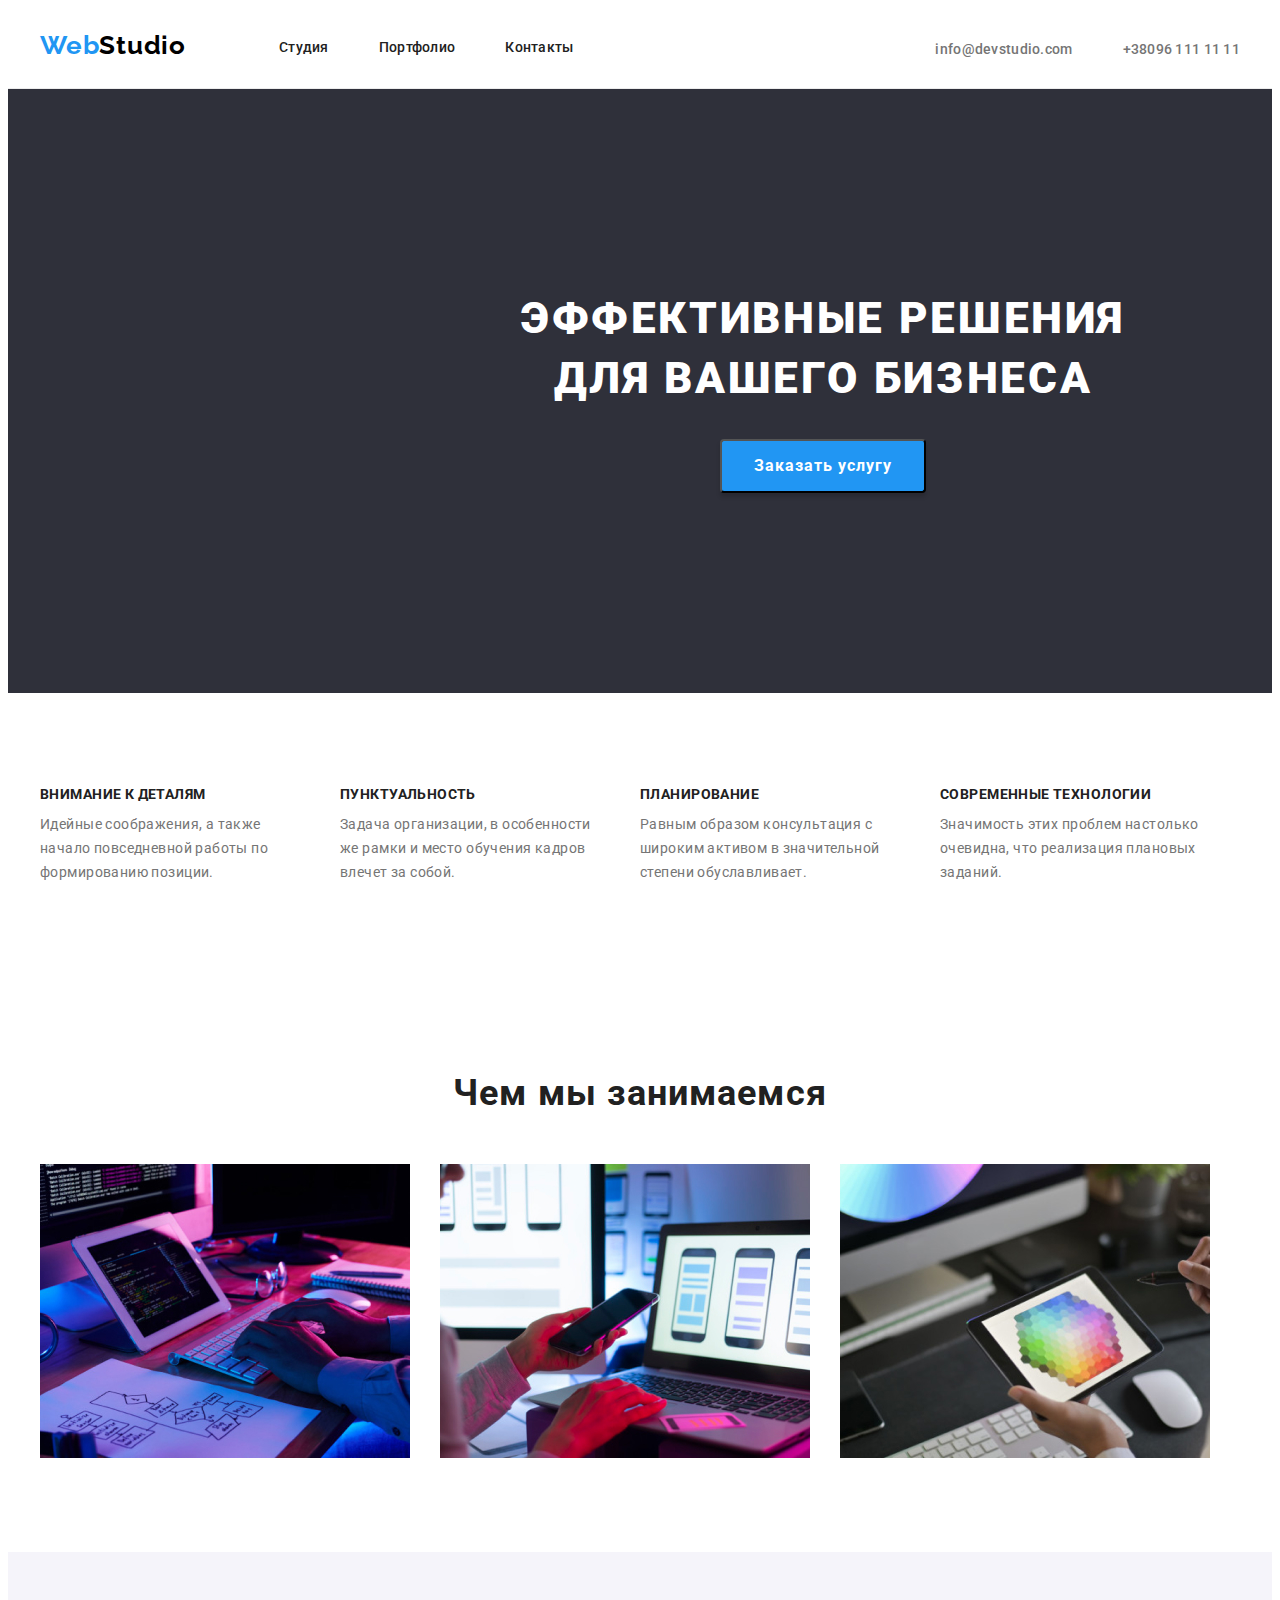
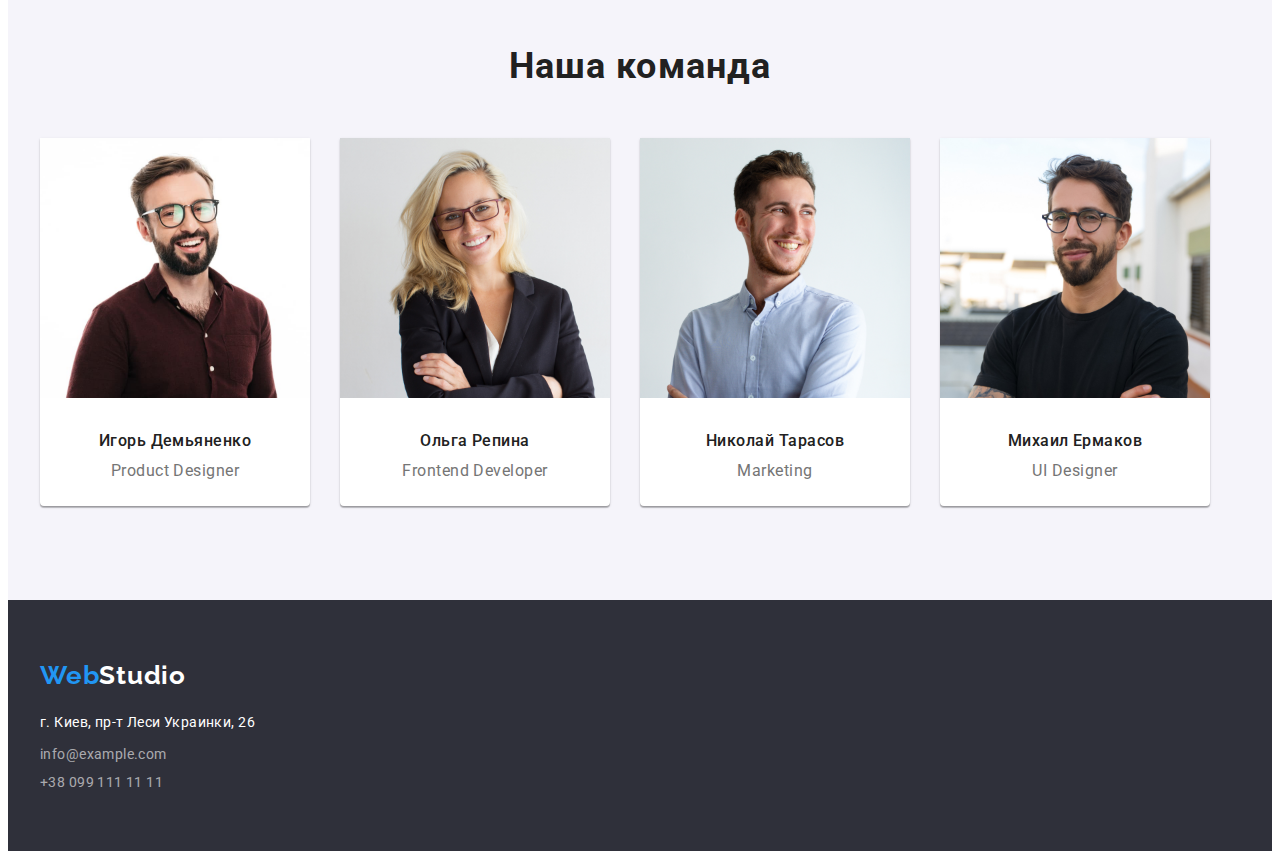
<file: index.html>
<!DOCTYPE html>
<html lang="en">
  <head>
    <meta charset="UTF-8" />
    <meta http-equiv="X-UA-Compatible" content="IE=edge" />
    <meta name="viewport" content="width=device-width, initial-scale=1.0" />
    <title>Document</title>
    <link rel="preconnect" href="https://fonts.googleapis.com" />
    <link rel="preconnect" href="https://fonts.gstatic.com" crossorigin />
    <link
      href="https://fonts.googleapis.com/css2?family=Raleway:wght@700&family=Roboto:wght@400;500;700;900&display=swap"
      rel="stylesheet"
    />
    <link
      rel="stylesheet"
      href="https://cdnjs.cloudflare.com/ajax/libs/modern-normalize/1.1.0/modern-normalize.min.css"
      integrity="sha512-wpPYUAdjBVSE4KJnH1VR1HeZfpl1ub8YT/NKx4PuQ5NmX2tKuGu6U/JRp5y+Y8XG2tV+wKQpNHVUX03MfMFn9Q=="
      crossorigin="anonymous"
      referrerpolicy="no-referrer"
    />
    <link rel="stylesheet" href="./CSS/styles.css" />
  </head>
  <body>
    <!--Шапка сайта-->
    <header class="header-porfolio">
      <div class="container header-flex">
        <nav class="main-nav">
          <a class="header-logo link" href="“#”"
            ><span class="logo-web">Web</span><span class="logo-studio">Studio</span></a
          >
          <ul class="site-nav list">
            <li><a class="nav-link link" href="">Студия</a></li>
            <li><a class="nav-link link" href="./portfolio.html">Портфолио</a></li>
            <li><a class="nav-link link" href="">Контакты</a></li>
          </ul>
        </nav>
        <ul class="site-contact list">
          <li>
            <a class="contact-link link" href="mailto:info@devstudio.com">info@devstudio.com</a>
          </li>
          <li><a class="contact-link link" href="tel:+380961111111">+38096 111 11 11</a></li>
        </ul>
      </div>
    </header>

    <main>
      <section class="hero">
        <div class="container">
          <h1 class="hero-title">Эффективные решения для вашего бизнеса</h1>
          <button class="hero-button" type="button">Заказать услугу</button>
        </div>
      </section>
      <!--Особенности-->
      <section class="section">
        <div class="container">
          <h2 class="visually-hidden">Особенности</h2>
          <ul class="peculiarities-container list">
            <li class="peculiarities-iteam">
              <h3 class="h-three-title">Внимание к деталям</h3>
              <p>
                <span class="text"
                  >Идейные соображения, а также начало повседневной работы по формированию
                  позиции.</span
                >
              </p>
            </li>

            <li class="peculiarities-iteam">
              <h3 class="h-three-title">Пунктуальность</h3>
              <p>
                <span class="text"
                  >Задача организации, в особенности же рамки и место обучения кадров влечет за
                  собой.</span
                >
              </p>
            </li>

            <li class="peculiarities-iteam">
              <h3 class="h-three-title">Планирование</h3>
              <p>
                <span class="text"
                  >Равным образом консультация с широким активом в значительной степени
                  обуславливает.</span
                >
              </p>
            </li>

            <li class="peculiarities-iteam">
              <h3 class="h-three-title">Современные технологии</h3>
              <p>
                <span class="text"
                  >Значимость этих проблем настолько очевидна, что реализация плановых
                  заданий.</span
                >
              </p>
            </li>
          </ul>
        </div>
      </section>
      <!--Чем занимаемся-->
      <section class="section occupation">
        <div class="container occupation-div">
          <h2 class="section-title">Чем мы занимаемся</h2>
          <ul class="occupation-item">
            <li class="occupation-foto"><img class="foto-block" src="./images/box1.jpg"  alt="img1" /></li>
            <li class="occupation-foto"><img class="foto-block" src="./images/box2.jpg"  alt="img2" /></li>
            <li class="occupation-foto"><img class="foto-block" src="./images/box3.jpg"  alt="img3" /></li>
          </ul>
        </div>
      </section>
      <!--Наша команда-->
      <section class="section team-section">
        <div class="container team-section-div">
          <h2 class="section-title">Наша команда</h2>
          <ul class="site-team list">
            <li class="team-section-items">
              <div class="team-foto">
                <img src="./images/project1.jpg" width="270" alt="Игорь_Демьяненко" />
                <div class="foto-box">
                <h3 class="team-h">Игорь Демьяненко</h3>
                <p><span class="position">Product Designer</span></p>
                </div>
              </div>
            </li>
            <li class="team-section-items">
              <div class="team-foto">
                <img src="./images/img1.jpg" width="270"  alt="Ольга_Репина" />
                <div class="foto-box">
                <h3 class="team-h">Ольга Репина</h3>
                <p><span class="position">Frontend Developer</span></p>
                </div>
              </div>
            </li>
            <li class="team-section-items">
              <div class="team-foto">
                <img src="./images/img2.jpg" width="270" alt="Николай_Тарасов" />
                <div class="foto-box">
                <h3 class="team-h">Николай Тарасов</h3>
                <p>
                  <span class="position">Marketing</span>
                </p>
                </div>
              </div>
            </li>
            <li class="team-section-items">
              <div class="team-foto">
                <img src="./images/img3.jpg"width="270"  alt="Михаил_Ермаков" />
                <div class="foto-box">
                <h3 class="team-h">Михаил Ермаков</h3>
                <p>
                  <span class="position">UI Designer</span>
                </p>
                </div>
              </div>
            </li>
          </ul>
        </div>
      </section>
    </main>
    <!--Футер-->
    <footer class="footer">
      <div class="container">
        <a href="“#”" class="footer-logo link"
          ><span class="footer-web">Web</span><span class="footer-studio">Studio</span></a
        >
        <address>
          <ul class="footer-nav list">
            <li class="footer-nav-li">
              <a class="footer-link link" href="https://www.google.com/maps/place/%D0%B1%D1%83%D0%BB.+%D0%9B%D0%B5%D1%81%D0%B8+%D0%A3%D0%BA%D1%80%D0%B0%D0%B8%D0%BD%D0%BA%D0%B8,+26,+%D0%9A%D0%B8%D0%B5%D0%B2,+02000/@50.4265807,30.5361971,17z/data=!3m1!4b1!4m5!3m4!1s0x40d4cf0e033ecbe9:0x57a4dffefec77da0!8m2!3d50.4265807!4d30.5383858"
                target="_blank"
                rel="noopener noreferrer"
                >г. Киев, пр-т Леси Украинки, 26</a>
            </li>
            <li class="footer-nav-li">
              <a class="footer-contacts link" href="mailto:info@example.com">info@example.com</a>
            </li>
            <li class="footer-nav-li"><a class="footer-contacts link" href="tel:+380991111111">+38 099 111 11 11</a></li>
          </ul>
        </address>
      </div>
    </footer>
  </body>
</html>
</file>
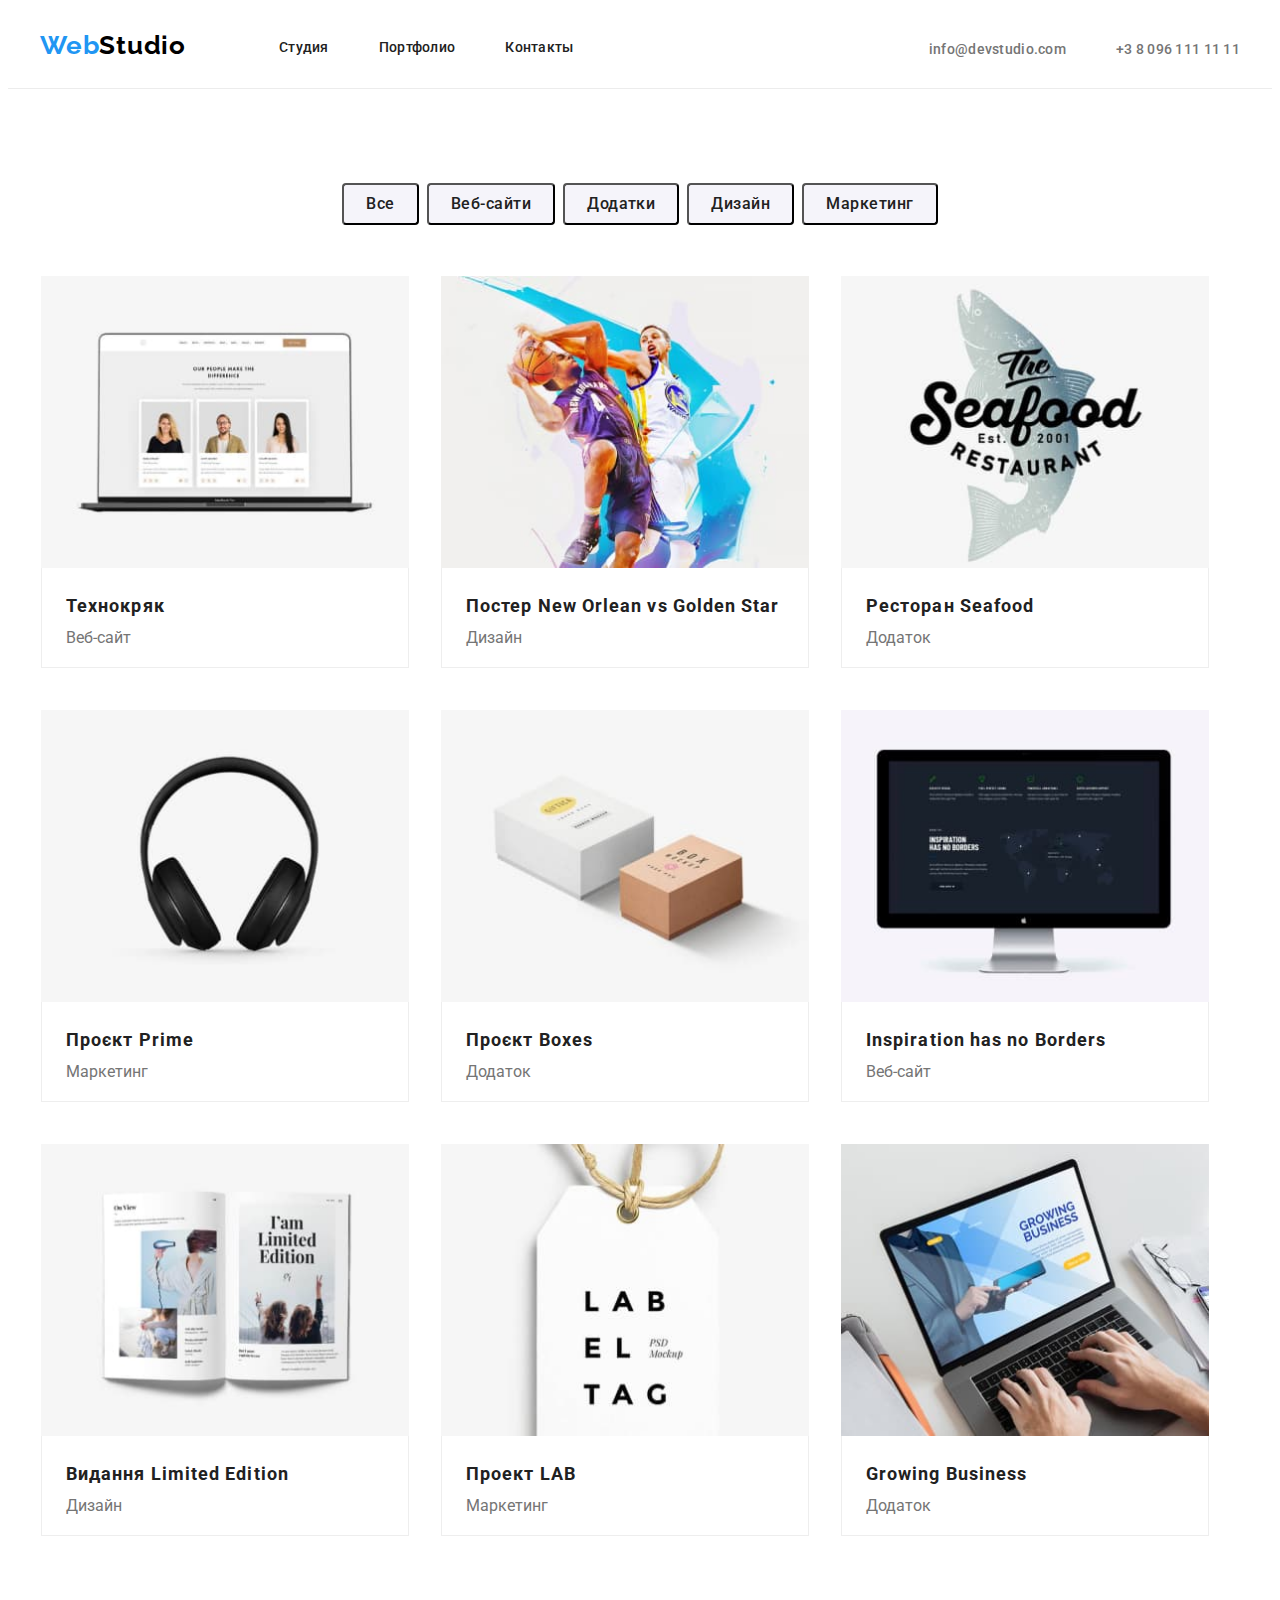
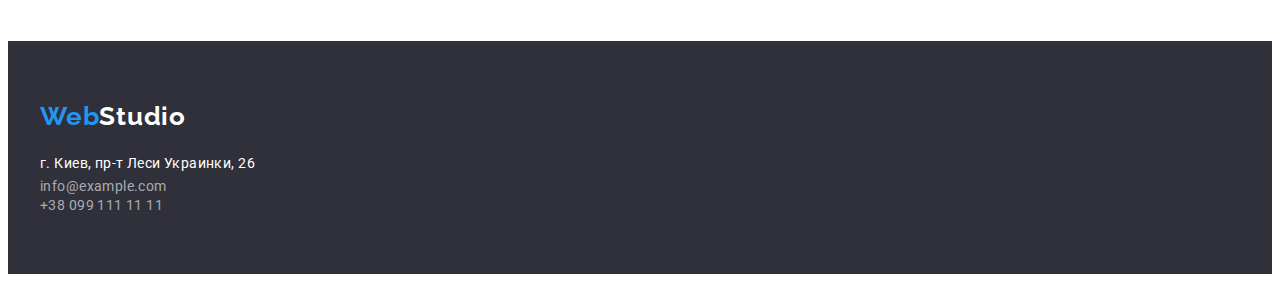
<file: portfolio.html>
<!DOCTYPE html>
<html lang="en">
  <head>
    <meta charset="UTF-8" />
    <meta http-equiv="X-UA-Compatible" content="IE=edge" />
    <meta name="viewport" content="width=device-width, initial-scale=1.0" />
    <title>Document</title>
    <link rel="preconnect" href="https://fonts.googleapis.com" />
    <link rel="preconnect" href="https://fonts.gstatic.com" crossorigin />
    <link
      href="https://fonts.googleapis.com/css2?family=Raleway:wght@700&family=Roboto:wght@400;500;700;900&display=swap"
      rel="stylesheet"
    />
    <link
      rel="stylesheet"
      href="https://cdnjs.cloudflare.com/ajax/libs/modern-normalize/1.1.0/modern-normalize.min.css"
      integrity="sha512-wpPYUAdjBVSE4KJnH1VR1HeZfpl1ub8YT/NKx4PuQ5NmX2tKuGu6U/JRp5y+Y8XG2tV+wKQpNHVUX03MfMFn9Q=="
      crossorigin="anonymous"
      referrerpolicy="no-referrer"
    />
    <link rel="stylesheet" href="./CSS/styles.css" />
  </head>
  <body>
    <header class="header-porfolio">
      <div class="container header-flex">
        <nav class="main-nav">
          <a class="header-logo link" href="“#”"
            ><span class="logo-web">Web</span><span class="logo-studio">Studio</span></a
          >
          <ul class="site-nav list">
            <li><a class="nav-link link" href="./index.html">Студия</a></li>
            <li><a class="nav-link link" href="./portfolio.html">Портфолио</a></li>
            <li><a class="nav-link link" href="">Контакты</a></li>
          </ul>
        </nav>
        <ul class="site-contact list">
          <li>
            <a class="contact-link link" href="mailto:info@devstudio.com">info@devstudio.com</a>
          </li>
          <li><a class="contact-link link" href="tel:+380961111111">+3 8 096 111 11 11</a></li>
        </ul>
      </div>
    </header>

    <main>
      <section class="section">
        <div class="container">
          <h1 class="visually-hidden">Page nav</h1>
          <ul class="portfolio-nav-button">
            <li><button class="nav-button" type="button">Все</button></li>
            <li><button class="nav-button" type="button">Веб-сайти</button></li>
            <li><button class="nav-button" type="button">Додатки</button></li>
            <li><button class="nav-button" type="button">Дизайн</button></li>
            <li><button class="nav-button" type="button">Маркетинг</button></li>
          </ul>

          <ul class="team-ul list">
         
              <li class="text-items">
                <div class="team-foto-portfolio">
                <img class="foto-block" src="./images/preject1.jpg"  alt="project-foto" />
                <div class="team-box">
                <h2 class="team-text">Технокряк</h2>
                <p><span class="text-span">Веб-сайт</span></p>
              </div>
              </div>
              </li>
            
            
              <li class="text-items">
                <div class="team-foto-portfolio">
                <img class="foto-block" src="./images/preject2.jpg"  alt="project-foto1" />
                <div class="team-box">
                <h2 class="team-text">Постер New Orlean vs Golden Star</h2>
                <p><span class="text-span">Дизайн</span></p>
                </div>
                </div>
              </li>
            
            
              <li class="text-items">
                <div class="team-foto-portfolio">
                <img class="foto-block" src="./images/preject3.jpg"  alt="project-foto2" />
                <div class="team-box">
                <h2 class="team-text">Ресторан Seafood</h2>
                <p><span class="text-span">Додаток</span></p>
                </div>
                </div>
              </li>
            
            
              <li class="text-items">
                <div class="team-foto-portfolio">
                <img class="foto-block" src="./images/preject4.jpg"  alt="project-foto3" />
                <div class="team-box">
                <h2 class="team-text">Проєкт Prime</h2>
                <p><span class="text-span">Маркетинг</span></p>
                </div>
                </div>
              </li>
            
            
              <li class="text-items">
                <div class="team-foto-portfolio">
                <img class="foto-block" src="./images/preject5.jpg"  alt="project-foto4" />
                <div class="team-box">
                <h2 class="team-text">Проєкт Boxes</h2>
                <p><span class="text-span">Додаток</span></p>
                 </div>
                 </div>
              </li>
           
            
              <li class="text-items">
                <div class="team-foto-portfolio">
                <img class="foto-block" src="./images/preject6.jpg"  alt="project-foto5" />
                <div class="team-box">
                <h2 class="team-text">Inspiration has no Borders</h2>
                <p><span class="text-span">Веб-сайт</span></p>
                </div>
                </div>
              </li>
            
            
              <li class="text-items">
                <div class="team-foto-portfolio">
                <img class="foto-block" src="./images/preject7.jpg"  alt="project-foto6" />
                <div class="team-box">
                <h2 class="team-text">Видання Limited Edition</h2>
                <p><span class="text-span">Дизайн</span></p>
                </div>
                </div>
              </li>
            
            
              <li class="text-items">
                <div class="team-foto-portfolio">
                <img class="foto-block" src="./images/preject8.jpg"  alt="project-foto7" />
                <div class="team-box">
                <h2 class="team-text">Проект LAB</h2>
                <p><span class="text-span">Маркетинг</span></p>
                </div>
                </div>
              </li>
            
            
              <li class="text-items">
                <div class="team-foto-portfolio">
                <img class="foto-block" src="./images/preject9.jpg"  alt="project-foto8" />
                <div class="team-box">
                <h2 class="team-text">Growing Business</h2>
                <p><span class="text-span">Додаток</span></p>
                </div>
                </div>
              </li>
            
          </ul>
        </div>
      </section>
    </main>
    <footer class="footer">
      <div class="container footer-div">
        <a href="“#”" class="footer-logo link"
          ><span class="footer-web">Web</span><span class="footer-studio">Studio</span></a
        >
        <address>
          <ul class="footer-nav list">
            <li>
              <a
                class="footer-link link"
                href="https://www.google.com/maps/place/%D0%B1%D1%83%D0%BB.+%D0%9B%D0%B5%D1%81%D0%B8+%D0%A3%D0%BA%D1%80%D0%B0%D0%B8%D0%BD%D0%BA%D0%B8,+26,+%D0%9A%D0%B8%D0%B5%D0%B2,+02000/@50.4265807,30.5361971,17z/data=!3m1!4b1!4m5!3m4!1s0x40d4cf0e033ecbe9:0x57a4dffefec77da0!8m2!3d50.4265807!4d30.5383858"
                target="_blank"
                rel="noopener noreferrer"
                >г. Киев, пр-т Леси Украинки, 26</a
              ><br />
            </li>
            <li>
              <a class="footer-contacts link" href="mailto:info@example.com">info@example.com</a
              ><br />
            </li>
            <li><a class="footer-contacts link" href="tel:+380991111111">+38 099 111 11 11</a></li>
          </ul>
        </address>
      </div>
    </footer>
  </body>
</html>
</file>
<file: CSS/styles.css>
:root {
--active-hover-color: #2196F3;
--first-text-color: #757575;
--second-text-color: #212121;
}

body {
    color: var(--first-text-color);
    font-family: Roboto, sans-serif;
}
.container {
    width: 1200px;
    padding-left: 15px;
    padding-right: 15px;
    margin-left: auto;
    margin-right: auto;
}
/* Хедер */
.header-porfolio {
    background-color: #ffffff;
    margin-left: auto;
    margin-right: auto;
    border-bottom: 1px solid #ECECEC;
    
}
.container.header-flex {
    display: flex;
    height: 80px;
}
.main-nav {
    display: flex;
}

/* Хиро */
/*  */



.logo-web {
    color: #2196F3;
    font-family: 'Raleway';
    font-weight: 700;
    font-size: 26px;
    line-height: 1.19;
    letter-spacing: 0.03em;}
.logo-studio {
    color: #000000;
    font-family: 'Raleway';
    font-weight: 700;
    font-size: 26px;
    line-height: 1.19;
    letter-spacing: 0.03em;}
.header-logo:hover,.header-logo:focus {color: var(--active-hover-color);}
.site-nav {
    display: flex;
    gap: 50px; 
    margin-left: 93px;}
.site-nav .link  {
    color: var(--second-text-color);
    font-weight: 500;
    font-size: 14px;
    line-height: 1.14;
    letter-spacing: 0.02em;}
.site-nav .nav-link:hover,.site-nav .nav-link:focus {color:var(--active-hover-color) ;}
.site-contact .contact-link {
    color: var(--first-text-color);
    font-weight: 500;
    font-size: 14px;
    line-height: 1.14;
    letter-spacing: 0.02em;
}
.site-contact .contact-link:hover, .site-contact .contact-link:focus {color: var(--active-hover-color);}
/*main*/
.hero {
background-color: #2F303A;
text-align: center;
padding: 200px;
max-width: 1600px;
margin-left: auto;
margin-right: auto;}
.hero-title {
    margin: auto;
    color: #ffffff;
    font-weight: 900;
    font-size: 44px;
    line-height: 1.36;
    letter-spacing: 0.06em;
    text-transform: uppercase;
    width: 696px;
    }
    
.hero-button {
    margin-left: auto;
    margin-right: auto;
    color:#ffffff ;
    background-color: #2196F3;
    font-family: 'Roboto';
    font-weight: 700;
    font-size: 16px;
    line-height: 1.88;
    letter-spacing: 0.06em;
    margin-top: 40px;
    box-shadow: 0px 4px 4px rgba(0, 0, 0, 0.15);
    border-radius: 4px;
    padding: 10px 32px;
    margin-top: 30px;}
    
.nav-button {
    display: inline-block;
    background-color: #F5F4FA;
    font-family: inherit;
    color: var(--second-text-color);
    font-weight: 500;
    font-size: 16px;
    line-height: 1.62;
    text-align: center;
    letter-spacing: 0.03em;
    border-radius: 4px;
    padding: 6px 22px;
    border-radius: 4px;
    min-width: 60px;
}
.portfolio-nav-button .nav-button:hover {color: var(--active-hover-color);}
.portfolio-nav-button .nav-button:focus {color: var(--active-hover-color);}
.text {
    display: inline-block;
    font-weight: 400;
    font-size: 14px;
    line-height: 1.71;
    letter-spacing: 0.03em;
    color: var(--first-text-color);
    height: 72px;
    width: 270px;}

    .team-text  {
        margin-bottom: 4px;
        font-weight: 700;
        font-size: 18px;
        line-height: 2.0;
        letter-spacing: 0.06em;
        color: #212121;

    }
.team-box {
    padding-top: 20px;
    padding-left: 24px;
    padding-right: 24px;
    padding-bottom: 20px;
    align-content: center;
    border: 1px solid #EEEEEE;
    border-top: transparent;
}
.h-three-title {color: #212121;
    font-weight: 700;
    font-size: 14px;
    line-height: 1.14;
    letter-spacing: 0.03em;
    text-transform: uppercase;
    margin-bottom: 10px;
    min-width: 270px;}

.section.occupation {padding-top: 0px;}
.section-title {
    color: var(--second-text-color);
    font-weight: 700;
    font-size: 36px;
    line-height: 1.16;
    text-align: center;
    letter-spacing: 0.03em;
    margin-bottom: 50px;
    }
.team-section {background-color: #F5F4FA;}
.team-foto {
    background-color: #ffffff;
    max-width: 270px ;
    max-height: 368px;
    box-sizing: border-box;
    box-shadow: 0px 1px 3px rgba(0, 0, 0, 0.12), 0px 1px 1px rgba(0, 0, 0, 0.14), 0px 2px 1px rgba(0, 0, 0, 0.2);
    border-radius: 0px 0px 4px 4px;

}
.team-h {
    color: var(--second-text-color);
    font-weight: 500;
    font-size: 16px;
    line-height: 1.18;
    letter-spacing: 0.03em;
    margin-bottom: 10px;
    }
    
.position {
    text-align: center;
    font-weight: 400;
    font-size: 16px;
    line-height: 1.18;
    letter-spacing: 0.03em;
    color: var(--first-text-color);
    width: 170px;}
    
/*Футер*/
.footer {background-color: #2F303A;
padding-top: 60px;
padding-bottom: 60px;}
/* .footer_logo:hover, */
.footer_logo:focus {color:var(--active-hover-color);}
/* .footer-link:hover */
.footer-link:focus {color:var(--active-hover-color) ;}
.footer-contacts:hover,.footer-contacts:focus {color: var(--active-hover-color);}
.footer-logo {
        display: inline-block;
        font-family: 'Raleway';
        font-weight: 700;
        font-size: 26px;
        line-height: 1.19;
        letter-spacing: 0.03em;
        margin-bottom: 20px;
}
.footer-web {color:#2196F3 ;}
.footer-studio {color: #ffffff;}
.footer-link {
    color: #FFFFFF;
    font-weight: 400;
    font-size: 14px;
    line-height: 1.71;
    letter-spacing: 0.03em;}
.footer-contacts {
    display: inline-block;
    font-weight: 400;
    font-size: 14px;
    line-height:1,71;
    letter-spacing: 0.03em;
    color: rgba(255, 255, 255, 0.6);}
ul {list-style: none;}
.link {text-decoration: none;}
.visually-hidden {
    position: absolute;
    width: 1px;
    height: 1px;
    margin: -1px;
    border: 0;
    padding: 0;
    white-space: nowrap;
    clip-path: inset(100%);
    clip: rect(0 0 0 0);
    overflow: hidden;
}
ul,li {margin: 0;
padding-left: 0;
padding-right: 0;}
a,p,h1,h2,h3,h4,h5,h6 {margin: 0;}


.container.hero-div {
text-align:center;
width: 1600px;
height: 600px;
padding-bottom: 200px;
padding-top: 200px;
padding-left: 452px;
padding-right:452px;
}
.container.occupation-div {margin-top: 94px;}
.container.team-section-div {background-color: #F5F4FA;}
.occupation-item {display: flex;gap: 30px;} 

.portfolio-nav-button {
display: flex;
justify-content: center;
gap: 8px;
margin-bottom: 50px;}

.site-contact {display: flex;gap: 50px;}
.nav-link {display: block;
padding-top: 10px;
padding-bottom: 10px;}


.contact-flex {display: flex;}
.container.header-flex {display: flex; align-items: center; justify-content: space-between;}
.peculiarities-container {
display: flex;
gap: 30px;
align-items: center;}
.padding {padding-left: 0;
padding-right: 0;}
.team-ul {display: flex;
flex-wrap:wrap;gap: 30px;}

.site-team {display: flex;gap: 30px;}
.team-section-items {
width: 270px;
height: 368px;}
.text-span {display:block}

.peculiarities-iteam {-webkit-touch-callout: 270px;}

.team-foto-portfolio {
    box-sizing: border-box;
    width: 370px; 
    height: 404px;
    border: 1px solid transparent;}
.occupation-foto {box-sizing: border-box;
}
.foto-box {
    padding-top: 30px;
    text-align: center;
    height: 106px;
    width: 270px;
    padding-bottom: 20px;
}
address {
    font-style: normal
}
.foto-block {display: block;max-width: 100%;height: auto;}
.section {padding-top: 94px; padding-bottom: 94px;}
.footer-nav-li:not(:last-child) {margin-bottom: 9px;}
</file>
